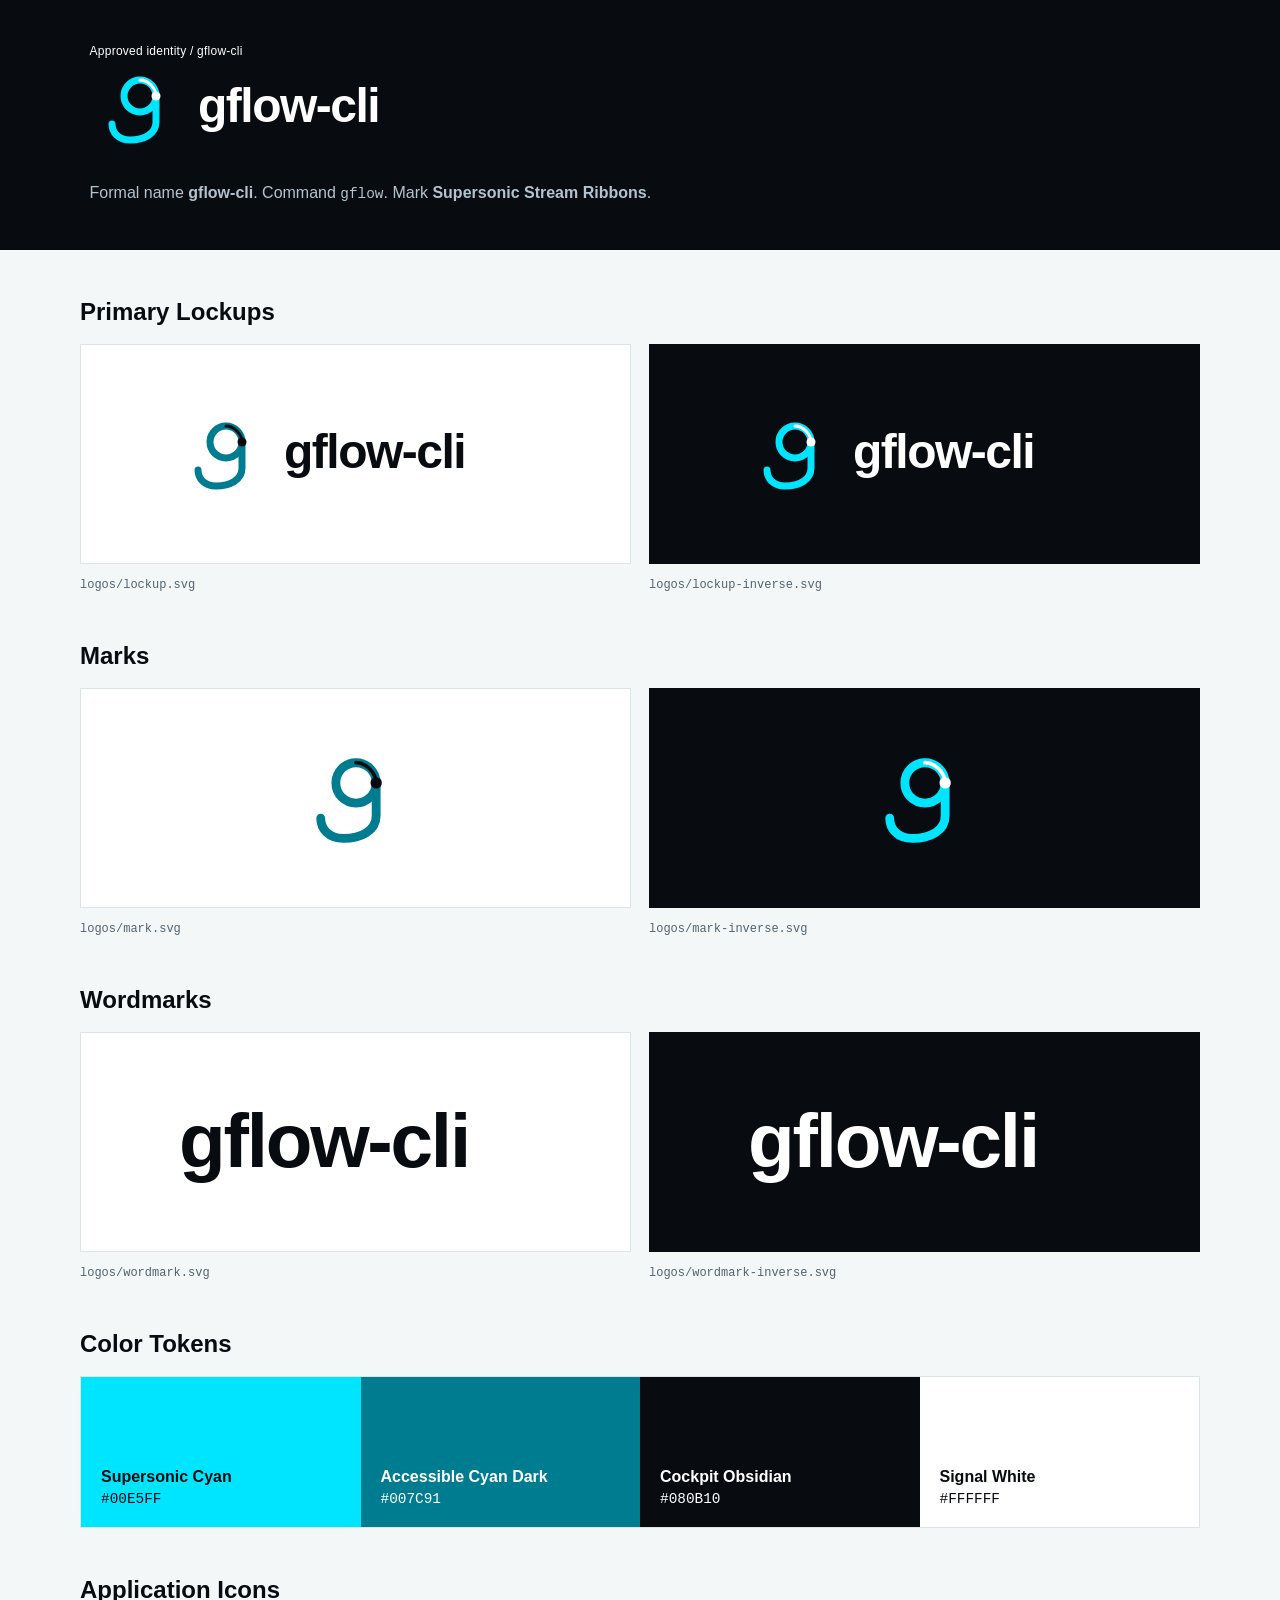
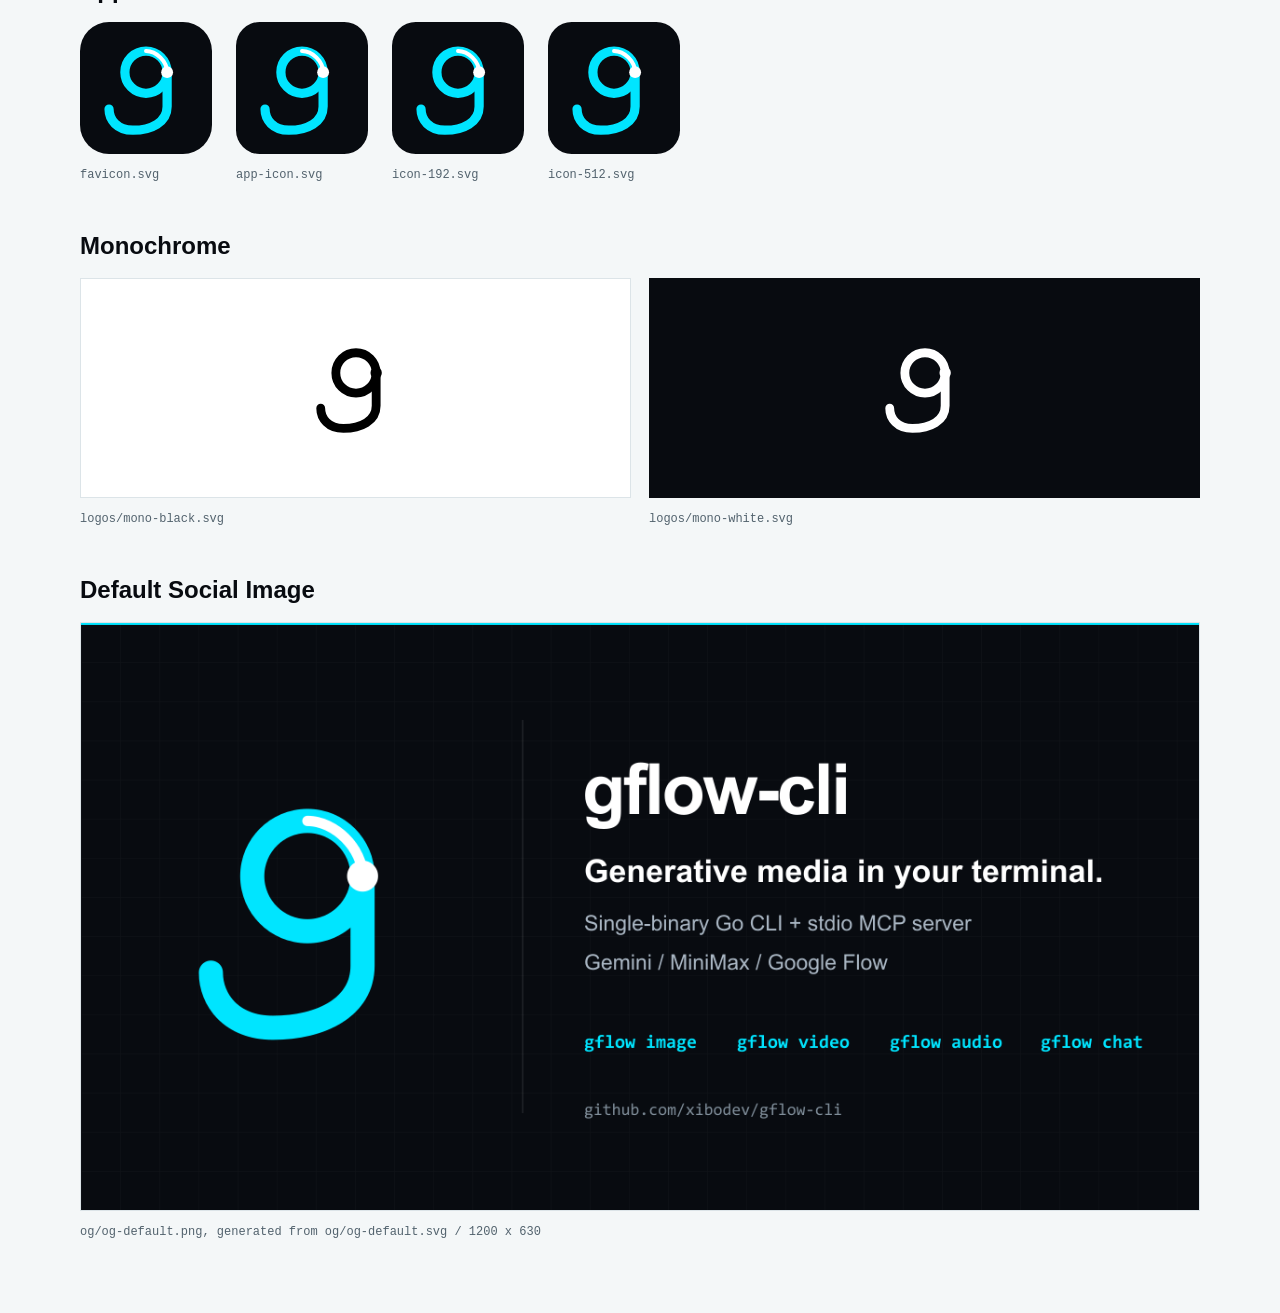
<file: brand/preview.html>
<!DOCTYPE html>
<html lang="en">
<head>
  <meta charset="utf-8">
  <meta name="viewport" content="width=device-width, initial-scale=1">
  <title>gflow-cli Brand Kit</title>
  <link rel="stylesheet" href="./tokens.css">
  <style>
    * { box-sizing: border-box; }
    body {
      margin: 0;
      background: #f4f7f8;
      color: var(--gflow-color-cockpit-obsidian);
      font-family: var(--gflow-wordmark-font-family);
    }
    header {
      background: var(--gflow-color-cockpit-obsidian);
      color: var(--gflow-color-signal-white);
      padding: 44px clamp(24px, 7vw, 96px);
    }
    header img { display: block; width: min(360px, 100%); }
    header p { margin: 22px 0 0; color: #b5c3ce; line-height: 1.6; }
    main { width: min(1120px, calc(100% - 48px)); margin: 48px auto 72px; }
    section { margin-top: 48px; }
    h1, h2, p { margin-top: 0; }
    h1 { margin: 0; font-size: .75rem; font-weight: 500; letter-spacing: .02em; }
    h2 { margin-bottom: 18px; font-size: 1.5rem; }
    code { font-family: Consolas, monospace; font-size: .9em; }
    .grid { display: grid; grid-template-columns: repeat(2, minmax(0, 1fr)); gap: 18px; }
    .panel {
      min-height: 220px;
      display: flex;
      align-items: center;
      justify-content: center;
      padding: 38px;
      background: #ffffff;
      border: 1px solid #dce4e8;
    }
    .panel.dark { background: var(--gflow-color-cockpit-obsidian); border-color: var(--gflow-color-cockpit-obsidian); }
    .panel img { display: block; width: min(360px, 100%); max-height: 142px; }
    .panel.mark img { width: 126px; height: 126px; }
    .caption { margin: 12px 0 0; color: #52626d; font: 12px/1.5 Consolas, monospace; }
    .swatches { display: grid; grid-template-columns: repeat(4, 1fr); border: 1px solid #dce4e8; }
    .swatch { min-height: 150px; padding: 20px; display: flex; flex-direction: column; justify-content: flex-end; }
    .swatch strong, .swatch code { display: block; }
    .swatch code { margin-top: 5px; }
    .cyan { background: #00e5ff; }
    .cyan-dark { background: #007c91; color: #ffffff; }
    .obsidian { background: #080b10; color: #ffffff; }
    .white { background: #ffffff; }
    .icons { display: flex; flex-wrap: wrap; gap: 24px; align-items: end; }
    .icon-item { width: 132px; }
    .icon-item img { display: block; width: 100%; height: auto; }
    .og { display: block; width: 100%; height: auto; border: 1px solid #dce4e8; }
    @media (max-width: 720px) {
      .grid { grid-template-columns: 1fr; }
      .swatches { grid-template-columns: repeat(2, 1fr); }
      main { width: min(100% - 32px, 1120px); margin-top: 32px; }
      .panel { min-height: 180px; padding: 28px; }
    }
  </style>
</head>
<body>
  <header>
    <h1>Approved identity / gflow-cli</h1>
    <img src="./logos/lockup-inverse.svg" alt="gflow-cli" width="360" height="100">
    <p>Formal name <strong>gflow-cli</strong>. Command <code>gflow</code>. Mark <strong>Supersonic Stream Ribbons</strong>.</p>
  </header>
  <main>
    <section>
      <h2>Primary Lockups</h2>
      <div class="grid">
        <div>
          <div class="panel"><img src="./logos/lockup.svg" alt="gflow-cli light-surface lockup"></div>
          <p class="caption">logos/lockup.svg</p>
        </div>
        <div>
          <div class="panel dark"><img src="./logos/lockup-inverse.svg" alt="gflow-cli dark-surface lockup"></div>
          <p class="caption">logos/lockup-inverse.svg</p>
        </div>
      </div>
    </section>
    <section>
      <h2>Marks</h2>
      <div class="grid">
        <div>
          <div class="panel mark"><img src="./logos/mark.svg" alt="Supersonic Stream Ribbons light-surface mark"></div>
          <p class="caption">logos/mark.svg</p>
        </div>
        <div>
          <div class="panel mark dark"><img src="./logos/mark-inverse.svg" alt="Supersonic Stream Ribbons dark-surface mark"></div>
          <p class="caption">logos/mark-inverse.svg</p>
        </div>
      </div>
    </section>
    <section>
      <h2>Wordmarks</h2>
      <div class="grid">
        <div>
          <div class="panel"><img src="./logos/wordmark.svg" alt="gflow-cli light-surface wordmark"></div>
          <p class="caption">logos/wordmark.svg</p>
        </div>
        <div>
          <div class="panel dark"><img src="./logos/wordmark-inverse.svg" alt="gflow-cli dark-surface wordmark"></div>
          <p class="caption">logos/wordmark-inverse.svg</p>
        </div>
      </div>
    </section>
    <section>
      <h2>Color Tokens</h2>
      <div class="swatches">
        <div class="swatch cyan"><strong>Supersonic Cyan</strong><code>#00E5FF</code></div>
        <div class="swatch cyan-dark"><strong>Accessible Cyan Dark</strong><code>#007C91</code></div>
        <div class="swatch obsidian"><strong>Cockpit Obsidian</strong><code>#080B10</code></div>
        <div class="swatch white"><strong>Signal White</strong><code>#FFFFFF</code></div>
      </div>
    </section>
    <section>
      <h2>Application Icons</h2>
      <div class="icons">
        <div class="icon-item"><img src="./icons/favicon.svg" alt="gflow-cli favicon"><p class="caption">favicon.svg</p></div>
        <div class="icon-item"><img src="./icons/app-icon.svg" alt="gflow-cli app icon"><p class="caption">app-icon.svg</p></div>
        <div class="icon-item"><img src="./icons/icon-192.svg" alt="gflow-cli 192 pixel icon"><p class="caption">icon-192.svg</p></div>
        <div class="icon-item"><img src="./icons/icon-512.svg" alt="gflow-cli 512 pixel icon"><p class="caption">icon-512.svg</p></div>
      </div>
    </section>
    <section>
      <h2>Monochrome</h2>
      <div class="grid">
        <div><div class="panel mark"><img src="./logos/mono-black.svg" alt="Monochrome black mark"></div><p class="caption">logos/mono-black.svg</p></div>
        <div><div class="panel mark dark"><img src="./logos/mono-white.svg" alt="Monochrome white mark"></div><p class="caption">logos/mono-white.svg</p></div>
      </div>
    </section>
    <section>
      <h2>Default Social Image</h2>
      <img class="og" src="./og/og-default.png" alt="gflow-cli default social image" width="1200" height="630">
      <p class="caption">og/og-default.png, generated from og/og-default.svg / 1200 x 630</p>
    </section>
  </main>
</body>
</html>
</file>
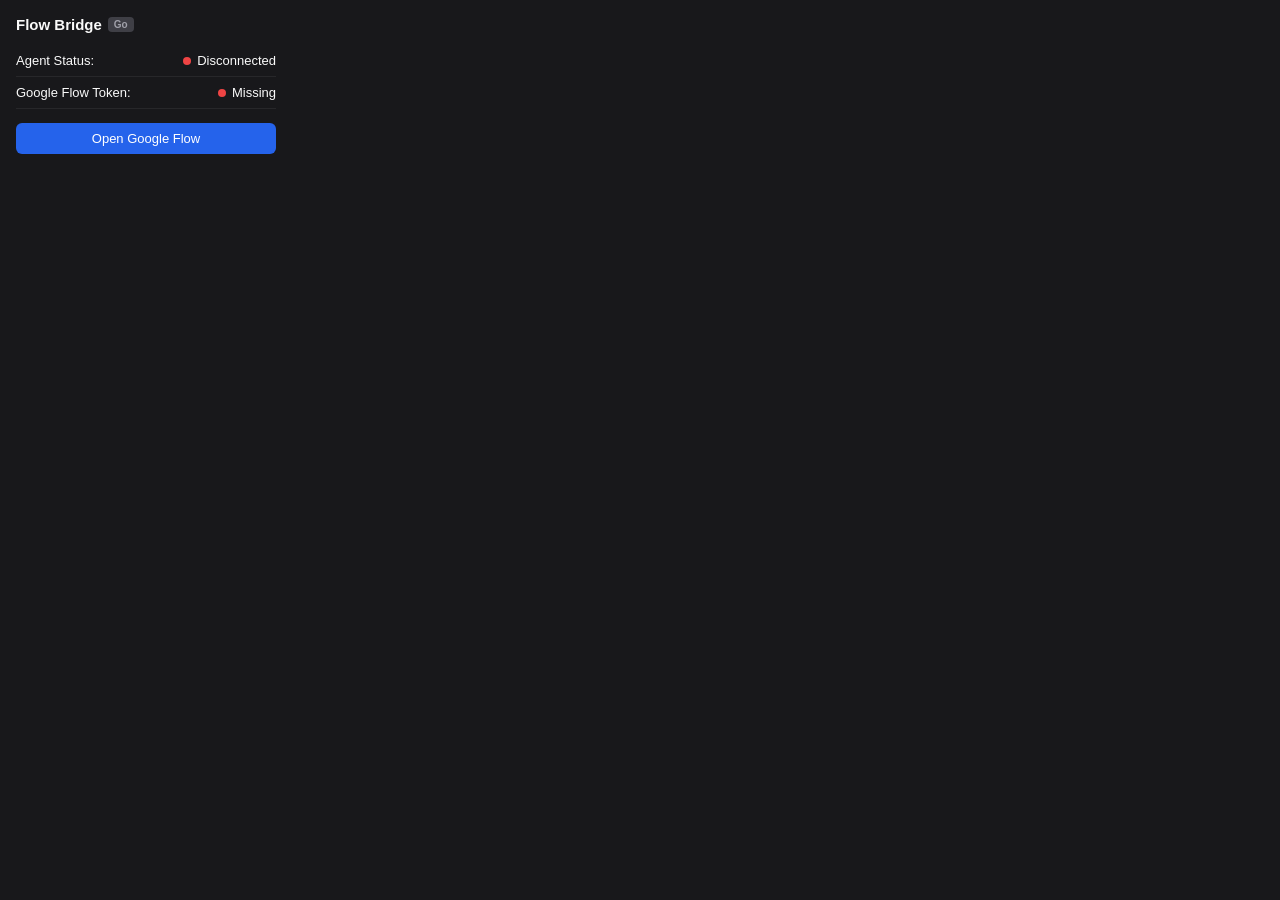
<file: extension/popup.html>
<!DOCTYPE html>
<html>
<head>
  <meta charset="utf-8">
  <title>Flow Bridge</title>
  <style>
    body {
      width: 260px;
      margin: 0;
      padding: 16px;
      font-family: -apple-system, BlinkMacSystemFont, 'Segoe UI', Roboto, sans-serif;
      background: #18181b;
      color: #fafafa;
    }
    h2 {
      font-size: 15px;
      margin: 0 0 12px 0;
      display: flex;
      align-items: center;
      gap: 6px;
    }
    .badge {
      font-size: 10px;
      padding: 2px 6px;
      border-radius: 4px;
      background: #3f3f46;
      color: #a1a1aa;
    }
    .status-row {
      display: flex;
      justify-content: space-between;
      align-items: center;
      padding: 8px 0;
      border-bottom: 1px solid #27272a;
      font-size: 13px;
    }
    .dot {
      display: inline-block;
      width: 8px;
      height: 8px;
      border-radius: 50%;
      margin-right: 6px;
    }
    .dot.green { background: #22c55e; }
    .dot.red { background: #ef4444; }
    button {
      width: 100%;
      margin-top: 14px;
      padding: 8px 12px;
      background: #2563eb;
      color: white;
      border: none;
      border-radius: 6px;
      font-size: 13px;
      font-weight: 500;
      cursor: pointer;
    }
    button:hover { background: #1d4ed8; }
  </style>
</head>
<body>
  <h2>Flow Bridge <span class="badge">Go</span></h2>
  <div class="status-row">
    <span>Agent Status:</span>
    <span id="agent-status"><span class="dot red"></span>Disconnected</span>
  </div>
  <div class="status-row">
    <span>Google Flow Token:</span>
    <span id="token-status"><span class="dot red"></span>Missing</span>
  </div>
  <button id="open-flow-btn">Open Google Flow</button>
  <script src="popup.js"></script>
</body>
</html>
</file>
<file: brand/tokens.css>
:root {
  --gflow-color-supersonic-cyan: #00e5ff;
  --gflow-color-accessible-cyan-dark: #007c91;
  --gflow-color-cockpit-obsidian: #080b10;
  --gflow-color-signal-white: #ffffff;
  --gflow-mark-ribbon-stroke-width: 7;
  --gflow-mark-accent-stroke-width: 3;
  --gflow-mark-endpoint-radius: 4.5;
  --gflow-mark-minimum-screen-size: 24px;
  --gflow-wordmark-font-family: "Public Sans", Arial, sans-serif;
  --gflow-wordmark-font-weight: 800;
}
</file>
